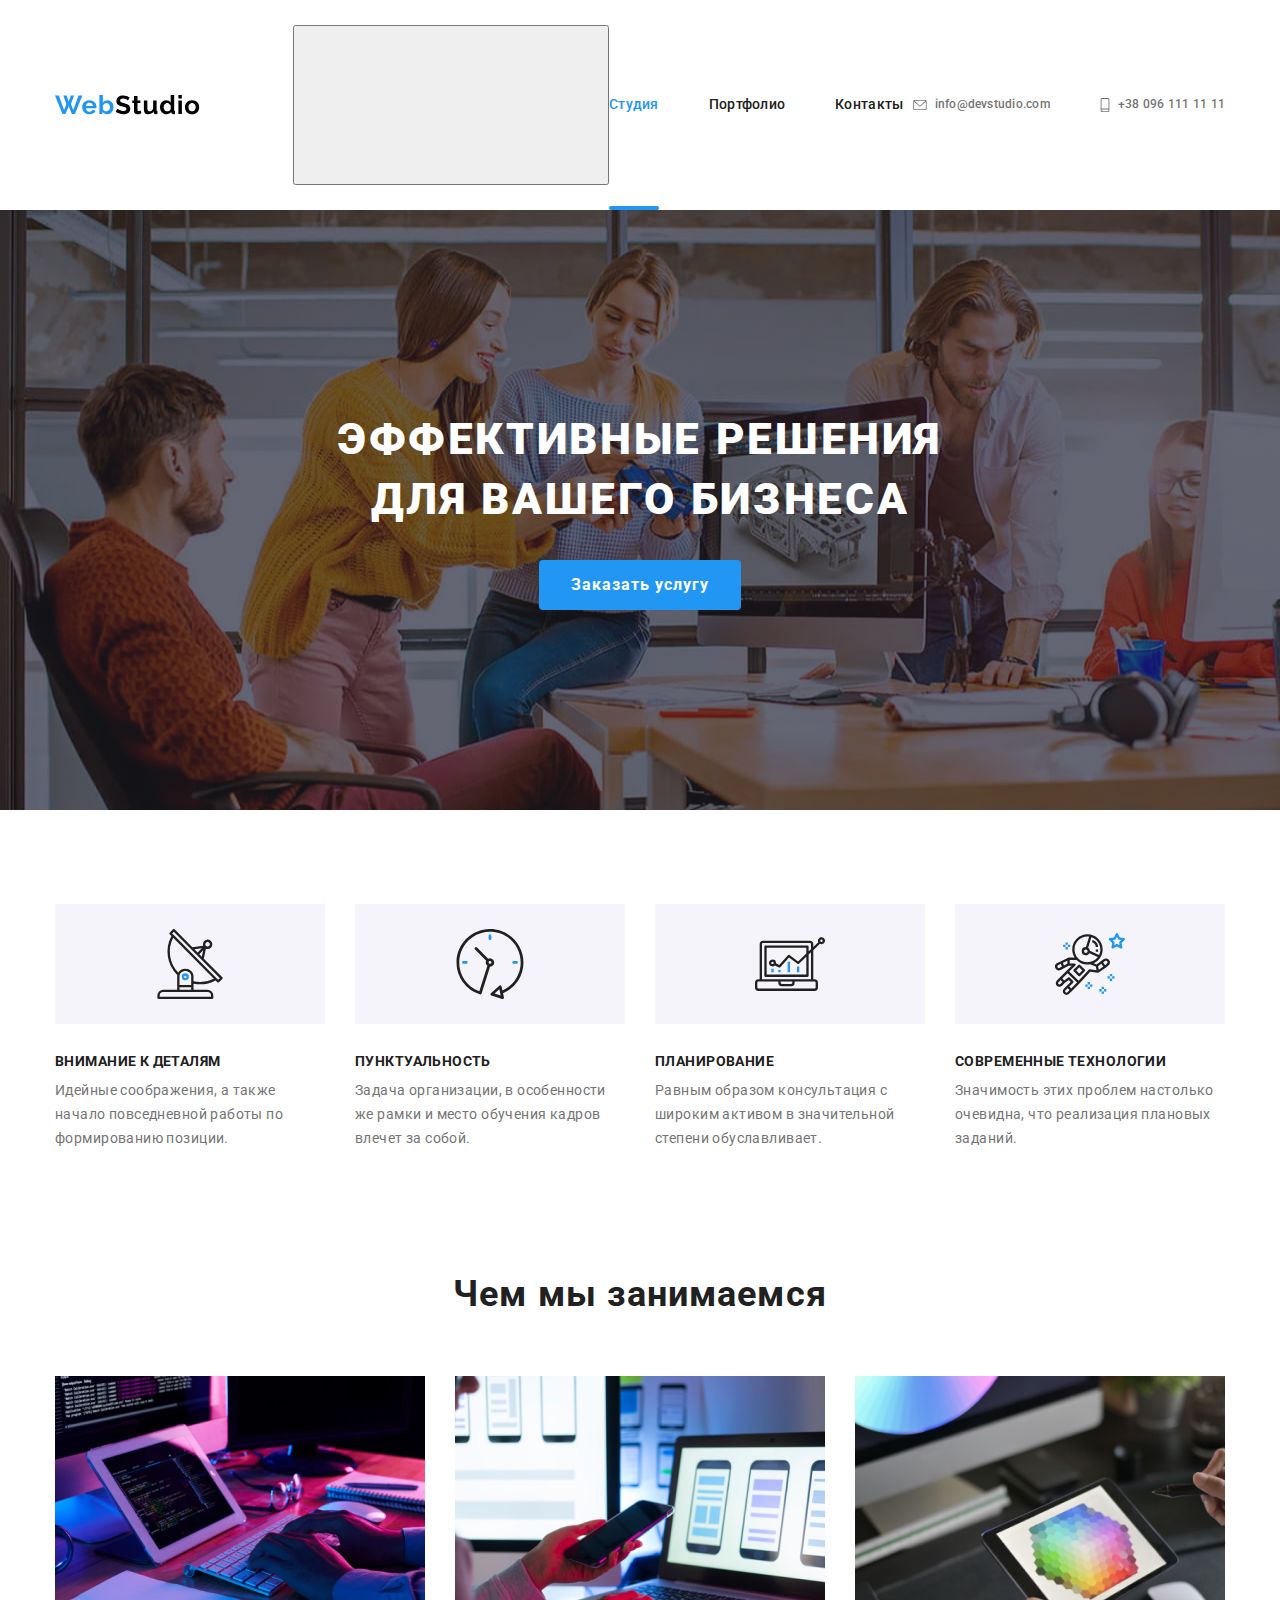
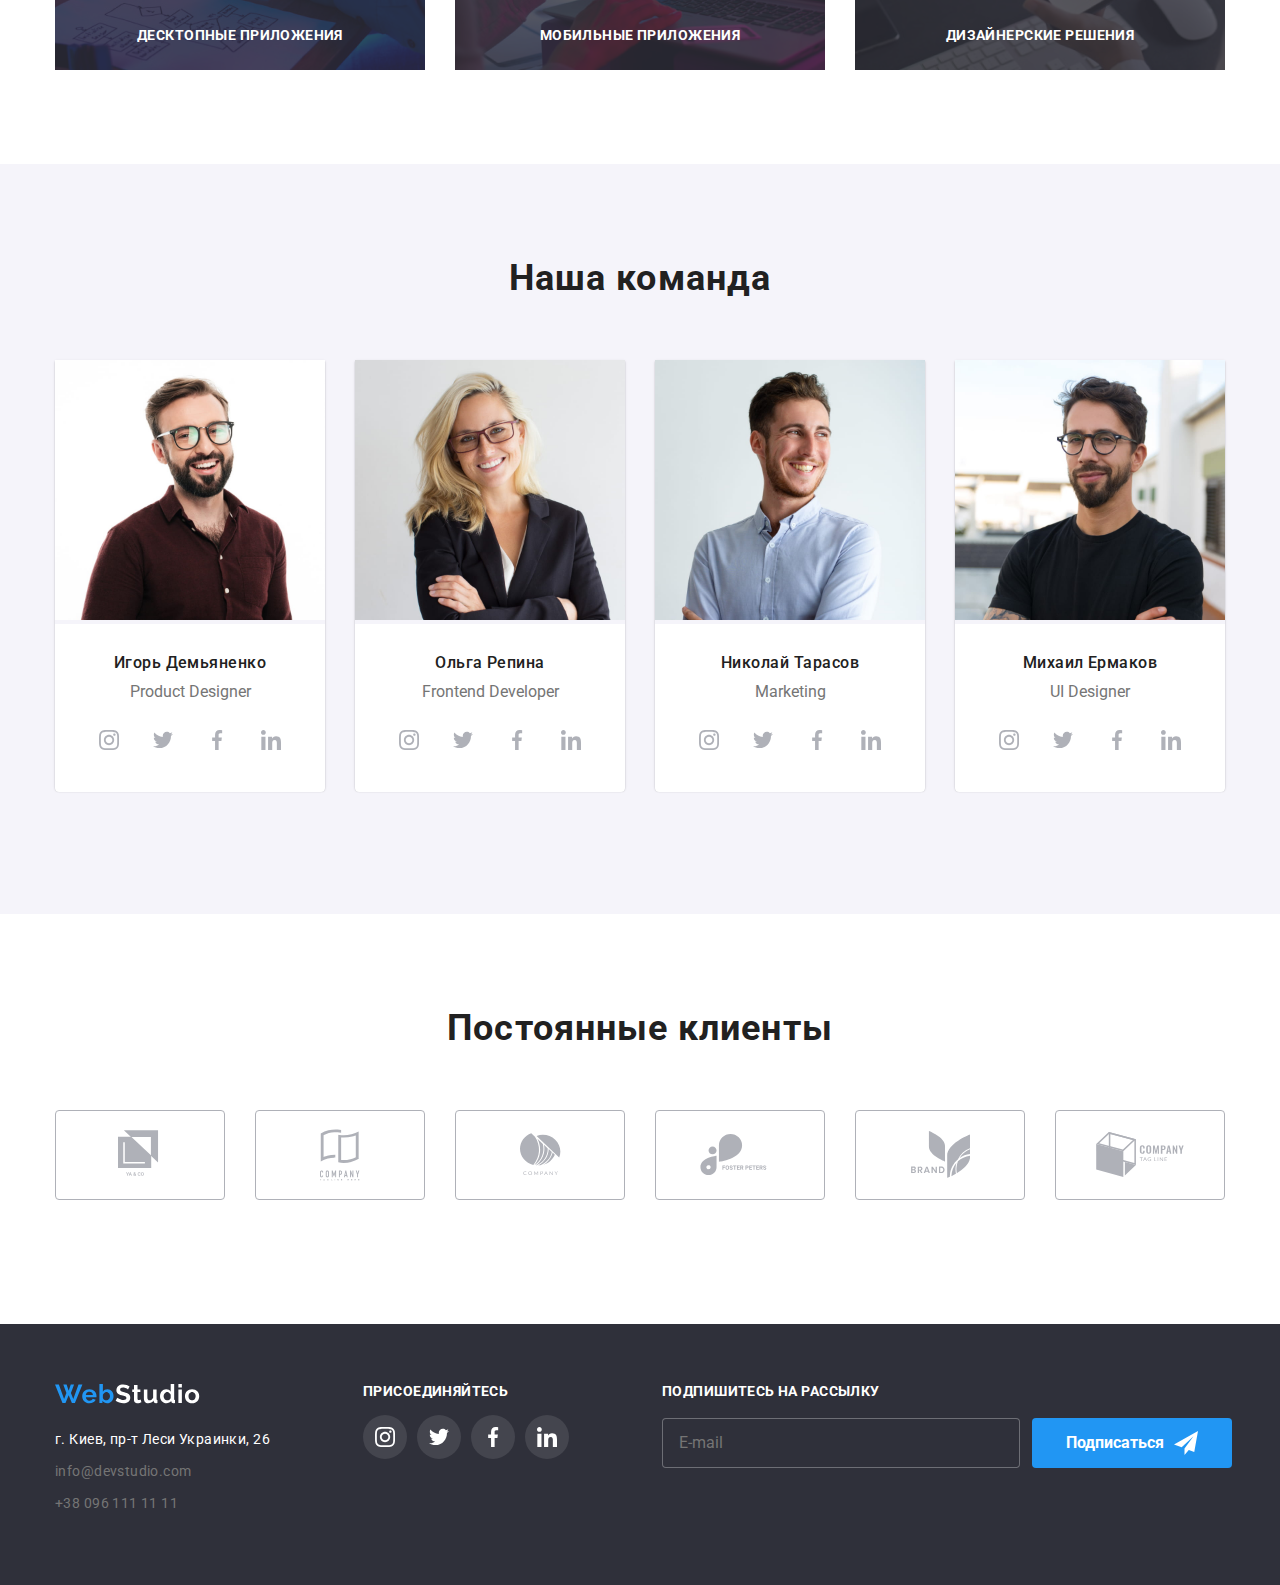
<file: index.html>
<!DOCTYPE html>
<html lang="ru">

<head>
  <meta charset="utf-8" />
  <meta name="viewport" content="width=device-width, initial-scale=1.0">
  <title>Web Studio</title>
  <link href="https://fonts.googleapis.com/css2?family=Raleway:wght@700&family=Roboto:wght@400;500;700;900&display=swap"
    rel="stylesheet">
  <link rel="stylesheet" href="https://cdnjs.cloudflare.com/ajax/libs/modern-normalize/0.7.0/modern-normalize.min.css">
  <!-- <link rel="stylesheet" href="./css/styles.css" /> -->
  <link rel="stylesheet" href="./css/main.min.css">
</head>

<body class="page">
  <header class="header">
    <div class="header__container container">
      <nav class="site-nav">

        <!-- Company logo -->
        <a href="/" class="logo header__logo-link link">
          <img src="./images/logo.svg" alt="logo" class="header__logo-img" />
          <!-- <span class="primary-logo">Web</span><span class="secondary-logo">Studio</span> -->
        </a>
        <button type="button">
          <svg>
            <use href=""></use>
          </svg>
        </button>
        <!-- Menu items -->
        <ul class="site-nav site-nav__list list">
          <li class="header__item site-nav__item"><a href="" class="site-nav__link link current">Студия</a></li>
          <li class="header__item site-nav__item"><a href="./portfolio.html" class="site-nav__link link">Портфолио</a></li>
          <li class="header__item site-nav__item"><a href="" class="site-nav__link link">Контакты</a></li>
        </ul>
      </nav>

      <!-- Contacts-->
      <ul class="contacts list">
        <li class="header__item contacts__item">

          <a href="mailto:info@devstudio.com" class="contacts__link link">

            <svg class="contacts__icon"  width="14px" height="10px">
              <use href="./images/svg-sprite.svg#envelope"></use>
            </svg>
            info@devstudio.com</a>
        </li>
        <li class="header__item contacts__item">
          <a href="tel:+380961111111" class="contacts__link link">
            <svg class="contacts__icon" width="10px" height="14px">
              <use href="./images/svg-sprite.svg#smartphone"></use>
            </svg>
            <span class="contacts__link-text">+38 096 111 11 11</span>
          </a>
        </li>
      </ul>
    </div>
  </header>

  <main>
    <!-- Hero -->
    <section class="hero section">
      <h1 class="hero__title">
        Эффективные решения<br />
        для вашего бизнеса
      </h1>
      <button data-modal-open="" class="button">Заказать услугу
      </button>
    </section>

    <!-- Features -->
    <section class="section">
      <div class="container">
        <!-- <h2 class="section-title">Наши преимущества</h2> -->
        <ul class="features list flexbox">
          <li class="features__item">
            <h3 class="features__title title">Внимание к деталям</h3>
            <p class="features__text">
              Идейные соображения, а также<br> начало повседневной работы по
              формированию позиции.
            </p>
          </li>
          <li class="features__item">
            <h3 class="features__title title">Пунктуальность</h3>
            <p class="features__text">
              Задача организации, в особенности же рамки и место обучения кадров
              влечет за собой.
            </p>
          </li>
          <li class="features__item">
            <h3 class="features__title title">Планирование</h3>
            <p class="features__text">
              Равным образом консультация с широким активом в значительной
              степени обуславливает.
            </p>
          </li>
          <li class="features__item">
            <h3 class="features__title title">Современные технологии</h3>
            <p class="features__text">
              Значимость этих проблем настолько очевидна, что реализация
              плановых заданий.
            </p>
          </li>
        </ul>
      </div>
    </section>

    <!-- Services -->
    <section class="section services__section no-padding">
      <div class="container">
        <h2 class="section-title services__title">Чем мы занимаемся</h2>
        <ul class="services list flexbox">
          <li class="services__item">
            <div class="services__thumb">
              <img src="./images/img1.png" alt="Услуга 1" width="370" />
              <p class="services__description">Десктопные приложения</p>
            </div>
          </li>
          <li class="services__item">
            <div class="services__thumb">
              <img src="./images/img2.png" alt="Услуга 2" width="370" />
              <p class="services__description">Мобильные приложения</p>
            </div>
          </li>
          <li class="services__item">
            <div class="services__thumb">
              <img src="./images/img3.png" alt="Услуга 3" width="370" />
              <p class="services__description">Дизайнерские решения</p>
            </div>
          </li>
        </ul>
      </div>
    </section>

    <!-- Team -->
    <section class="section team__section">
      <div class="container">
        <h2 class="section-title">Наша команда</h2>
        <ul class="team list">
          <li class="team__item">
            <img src="./images/team1.jpg" alt="Игорь Демьяненко фото" width="270" />
            <div class="team__description">
              <h3 class="team__title title">Игорь Демьяненко</h3>
              <p class="team__position">Product Designer</p>
              <ul class="social list flexbox">
                <li class="social__item">
                  <a href="" class="social__link">
                    <svg class="social__icon">
                      <use href="./images/svg-sprite.svg#instagram-2"></use>
                    </svg>
                  </a>
                </li>
                <li class="social__item">
                  <a href="" class="social__link">
                    <svg class="social__icon">
                      <use href="./images/svg-sprite.svg#twitter-1"></use>
                    </svg>
                  </a>
                </li>
                <li class="social__item">
                  <a href="" class="social__link">
                    <svg class="social__icon">
                      <use href="./images/svg-sprite.svg#facebook-1"></use>
                    </svg>
                  </a>
                </li>
                <li class="social__item">
                  <a href="" class="social__link">
                    <svg class="social__icon">
                      <use href="./images/svg-sprite.svg#linkedin-1"></use>
                    </svg>
                  </a>
                </li>
              </ul>
            </div>
          </li>

          <li class="team__item">
            <img src="./images/team2.jpg" alt="Ольга Репина фото" width="270" />
            <div class="team__description">
              <h3 class="team__title title">Ольга Репина</h3>
              <p class="team__position">Frontend Developer</p>
              <ul class="social list flexbox">
                <li class="social__item">
                  <a href="" class="social__link">
                    <svg class="social__icon">
                      <use href="./images/svg-sprite.svg#instagram-2"></use>
                    </svg>
                  </a>
                </li>
                <li class="social__item">
                  <a href="" class="social__link">
                    <svg class="social__icon">
                      <use href="./images/svg-sprite.svg#twitter-1"></use>
                    </svg>
                  </a>
                </li>
                <li class="social__item">
                  <a href="" class="social__link">
                    <svg class="social__icon">
                      <use href="./images/svg-sprite.svg#facebook-1"></use>
                    </svg>
                  </a>
                </li>
                <li class="social__item">
                  <a href="" class="social__link">
                    <svg class="social__icon">
                      <use href="./images/svg-sprite.svg#linkedin-1"></use>
                    </svg>
                  </a>
                </li>
              </ul>
            </div>
          </li>

          <li class="team__item">
            <img src="./images/team3.jpg" alt="Николай Тарасов" width="270" />
            <div class="team__description">
              <h3 class="team__title title">Николай Тарасов</h3>
              <p class="team__position">Marketing</p>
              <ul class="social list flexbox">
                <li class="social__item">
                  <a href="" class="social__link">
                    <svg class="social__icon">
                      <use href="./images/svg-sprite.svg#instagram-2"></use>
                    </svg>
                  </a>
                </li>
                <li class="social__item">
                  <a href="" class="social__link">
                    <svg class="social__icon">
                      <use href="./images/svg-sprite.svg#twitter-1"></use>
                    </svg>
                  </a>
                </li>
                <li class="social__item">
                  <a href="" class="social__link">
                    <svg class="social__icon">
                      <use href="./images/svg-sprite.svg#facebook-1"></use>
                    </svg>
                  </a>
                </li>
                <li class="social__item">
                  <a href="" class="social__link">
                    <svg class="social__icon">
                      <use href="./images/svg-sprite.svg#linkedin-1"></use>
                    </svg>
                  </a>
                </li>
              </ul>
            </div>
          </li>

          <li class="team__item">
            <img src="./images/team4.jpg" alt="" width="270" />
            <div class="team__description">
              <h3 class="team__title title">Михаил Ермаков</h3>
              <p class="team__position">UI Designer</p>
              <ul class="social list flexbox">
                <li class="social__item">
                  <a href="" class="social__link">
                    <svg class="social__icon">
                      <use href="./images/svg-sprite.svg#instagram-2"></use>
                    </svg>
                  </a>
                </li>
                <li class="social__item">
                  <a href="" class="social__link">
                    <svg class="social__icon">
                      <use href="./images/svg-sprite.svg#twitter-1"></use>
                    </svg>
                  </a>
                </li>
                <li class="social__item">
                  <a href="" class="social__link">
                    <svg class="social__icon">
                      <use href="./images/svg-sprite.svg#facebook-1"></use>
                    </svg>
                  </a>
                </li>
                <li class="social__item">
                  <a href="" class="social__link">
                    <svg class="social__icon">
                      <use href="./images/svg-sprite.svg#linkedin-1"></use>
                    </svg>
                  </a>
                </li>
              </ul>
            </div>
          </li>
        </ul>
      </div>
    </section>

    <!-- Clients -->
    <section class="section clients__section">
      <div class="container">
        <!-- ACHTUNG! -->
        <h2 class="section-title">Постоянные клиенты</h2>
        <ul class="clients list flexbox">
          <li class="clients__item">
            <a href="" class="clients__link">
              <svg class="clients__logo" width="44.27px" height="49.23px">
                <use href="./images/svg-sprite.svg#logo-1"></use>
              </svg>
            </a>
          </li>
          <li class="clients__item">
            <a href="" class="clients__link">
              <svg class="clients__logo" width="40px" height="52px">
                <use href="./images/svg-sprite.svg#logo-2"></use>
              </svg>
            </a>
          </li>
          <li class="clients__item">
            <a href="" class="clients__link">
              <svg class="clients__logo" width="41px" height="42.6px">
                <use href="./images/svg-sprite.svg#logo-3"></use>
              </svg>
            </a>
          </li>
          <li class="clients__item">
            <a href="" class="clients__link">
              <svg class="clients__logo" width="79.66px" height="42.02px">
                <use href="./images/svg-sprite.svg#logo-4"></use>
              </svg>
            </a>
          </li>
          <li class="clients__item">
            <a href="" class="clients__link">
              <svg class="clients__logo" width="59px" height="47px">
                <use href="./images/svg-sprite.svg#logo-5"></use>
              </svg>
            </a>
          </li>
          <li class="clients__item">
            <a href="" class="clients__link">
              <svg class="clients__logo" width="88.48px" height="45.44px">
                <use href="./images/svg-sprite.svg#logo-6"></use>
              </svg>
            </a>
          </li>
        </ul>
      </div>
    </section>
  </main>

  <!-- Footer -->
  <footer class="footer section">
    <div class="container footer__container">
      <div class="footer__unit">
        <a href="/" class="logo link">
          <img src="./images/footer-logo.svg" alt="logo" />
          <!-- <span class="primary-logo">Web</span><span class="secondary-logo">Studio</span> -->
        </a>
        <address class="address">
          <p class="address__item">г. Киев, пр-т Леси Украинки, 26</p>
          <a href="mailto:info@devstudio.com" class="address__item link">info@devstudio.com</a>
          <a href="tel:+380961111111" class="address__item link">+38 096 111 11 11</a>
        </address>
      </div>

      <div class="footer__unit">
        <p class="footer__title">присоединяйтесь</p>
        <ul class="social list flexbox">
          <li class="social__item">
            <a href="" class="social__link">
              <svg class="social__icon">
                <use href="./images/svg-sprite.svg#instagram-2"></use>
              </svg>
            </a>
          </li>
          <li class="social__item">
            <a href="" class="social__link">
              <svg class="social__icon">
                <use href="./images/svg-sprite.svg#twitter-1"></use>
              </svg>
            </a>
          </li>
          <li class="social__item">
            <a href="" class="social__link">
              <svg class="social__icon">
                <use href="./images/svg-sprite.svg#facebook-1"></use>
              </svg>
            </a>
          </li>
          <li class="social__item">
            <a href="" class="social__link">
              <svg class="social__icon">
                <use href="./images/svg-sprite.svg#linkedin-1"></use>
              </svg>
            </a>
          </li>
        </ul>
      </div>

      <div class="footer__unit">
        <form action="#" class="footer__form">
          <!-- <label for="mail" class="footer__title">Подпишитесь на рассылку </label> -->
          <p class="footer__title">Подпишитесь на рассылку</p>
          <div class="footer__form-field">
            <input type="email" name="mail" id="mail" class="footer__form-input" placeholder="E-mail">
            <button type="submit" class="footer__button">
              <span class="footer__button-container">
                <span class="footer__button-text">Подписаться</span>
                <svg class="footer__button-icon">
                  <use href="./images/svg-sprite.svg#send"></use>
                </svg>
              </span>
            </button>
          </div>
        </form>
      </div>
    </div>
  </footer>

  <!-- Modal -->
  <div class="backdrop is-hidden" data-modal="">
    <div class="modal">
      <button data-modal-close="" class="modal__button-close">
        <svg class="modal__button-icon">
          <use href="./images/svg-sprite.svg#close"></use>
        </svg>
      </button>

      <p class="modal__title">Оставьте свои данные, мы вам перезвоним</p>

      <form action="#" class="form">
        <div class="form__field">
          <label for="name" class="form__label">Имя</label>
          <div class="input__container">
            <input type="text" name="name" id="name" class="form__input">
            <svg class="input__icon" style="width: 12px; height: 12px;">
              <use href="./images/svg-sprite.svg#name-icon"></use>
            </svg>
          </div>
        </div>

        <div class="form__field">
          <label for="tel" class="form__label">Телефон</label>
          <div class="input__container">
            <input type="tel" name="tel" id="tel" class="form__input">
            <svg class="input__icon" style="width: 13px; height: 13px;">
              <use href="./images/svg-sprite.svg#phone-icon"></use>
            </svg>
          </div>
        </div>

        <div class="form__field">
          <label for="email" class="form__label">Почта</label>
          <div class="input__container">
            <input type="email" name="email" id="email" class="form__input">
            <svg class="input__icon" style="width: 15px; height: 12px;">
              <use href="./images/svg-sprite.svg#mail-icon"></use>
            </svg>
          </div>
        </div>

        <div class="form__field form__field-comment">
          <label for="comment" class="form__label">Комментарий</label>
          <textarea name="comment" id="comment" rows="7" placeholder="Введите текст" class="form__comment"></textarea>
        </div>

        <div class="form__field form__field-policy">

          <!-- <label for="policy" class="form__label form__label-policy">
            <input type="checkbox" name="policy" id="policy" class="form__field-checkbox">
            <span class="checkbox__icon">
            </span>
            Соглашаюсь с рассылкой и принимаю
            <a href="" class="form__link">Условия договора</a>
          </label> -->

          <input type="checkbox" name="policy" id="policy" class="form__field-checkbox">
          <span class="checkbox__icon"></span>
          <label for="policy" class="form__label form__label-policy">
            Соглашаюсь с рассылкой и принимаю</label>
          <a href="" class="form__link"> Условия договора</a>
        </div>

        <div class="form__field form__field-button">
          <button type="submit" class="form__button">Отправить</button>
        </div>
      </form>

    </div>
  </div>

  <script src="./js/modal.js "></script>
</body>

</html>
</file>
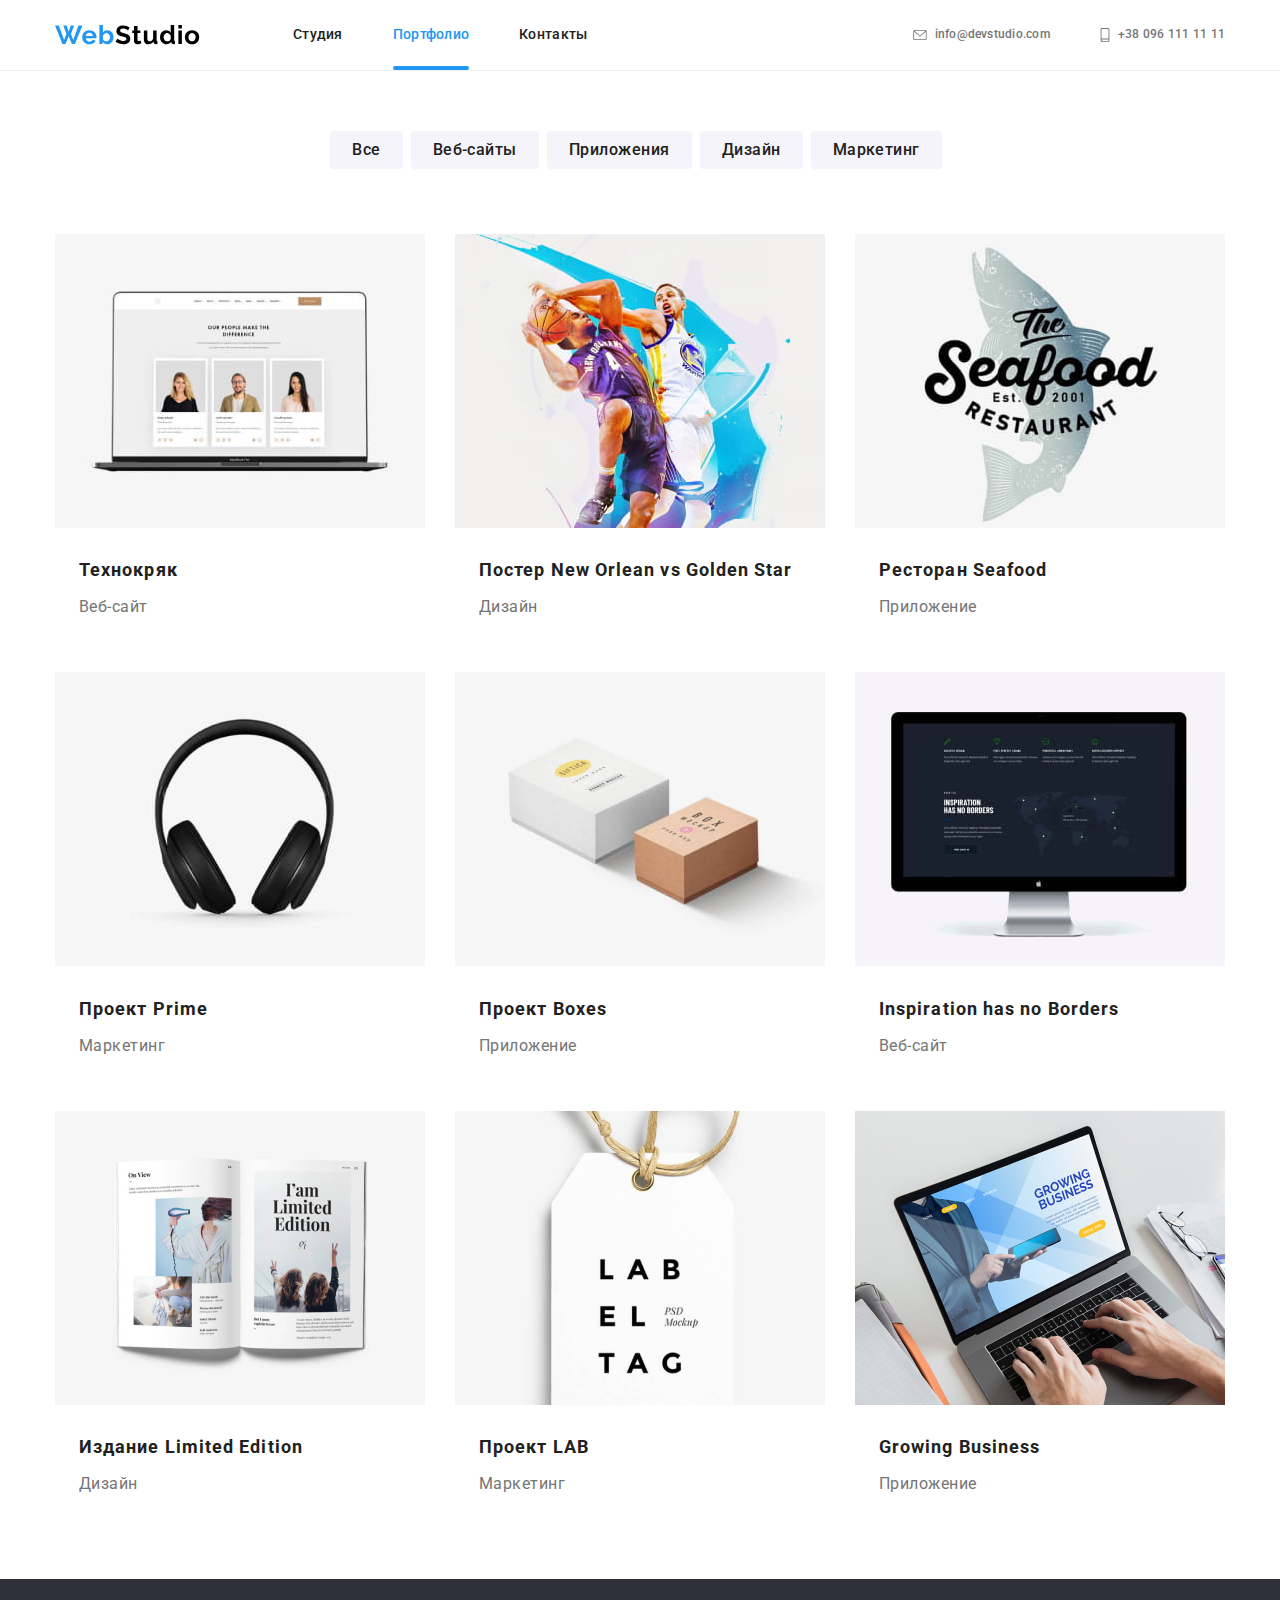
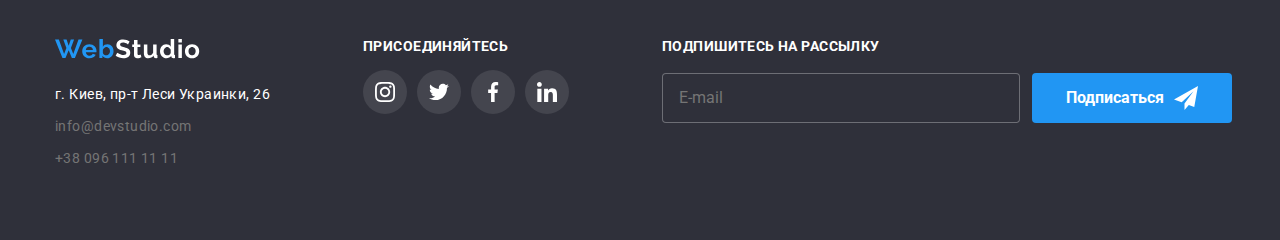
<file: portfolio.html>
<!DOCTYPE html>
<html lang="ru">

<head>
  <meta charset="utf-8" />
  <meta name="viewport" content="width=device-width, initial-scale=1.0">
  <link href="https://fonts.googleapis.com/css2?family=Raleway:wght@700&family=Roboto:wght@400;500;700;900&display=swap"
    rel="stylesheet">
  <link rel="stylesheet" href="https://cdnjs.cloudflare.com/ajax/libs/modern-normalize/0.7.0/modern-normalize.min.css">
  <!-- <link rel="stylesheet" href="./css/styles.css" /> -->
  <link rel="stylesheet" href="./css/main.min.css">
  <title>Portfolio</title>
</head>

<body class="page">
  <!--  ACHTUNG!  -->
  <header class="header secondary-header">
    <div class="header__container container">
      <nav class="site-nav">

        <!-- Company logo -->
        <a href="/" class="logo header__logo-link link">
          <img src="./images/logo.svg" alt="logo" class="header__logo-img" />
          <!-- <span class="primary-logo">Web</span><span class="secondary-logo">Studio</span> -->
        </a>
        <!-- Menu items -->
        <ul class="site-nav site-nav__list list">
          <li class="header__item site-nav__item"><a href="./index.html" class="site-nav__link link">Студия</a></li>
          <li class="header__item site-nav__item"><a href="./portfolio.html" class="site-nav__link link current">Портфолио</a></li>
          <li class="header__item site-nav__item"><a href="" class="site-nav__link link">Контакты</a></li>
        </ul>
      </nav>

      <!-- Contacts-->
      <ul class="contacts list">
        <li class="header__item contacts__item">

          <a href="mailto:info@devstudio.com" class="contacts__link link">

            <svg class="contacts__icon"  width="14px" height="10px">
              <use href="./images/svg-sprite.svg#envelope"></use>
            </svg>
            info@devstudio.com</a>
        </li>
        <li class="header__item contacts__item">
          <a href="tel:+380961111111" class="contacts__link link">
            <svg class="contacts__icon" width="10px" height="14px">
              <use href="./images/svg-sprite.svg#smartphone"></use>
            </svg>
            <span class="contacts__link-text">+38 096 111 11 11</span>
          </a>
        </li>
      </ul>
    </div>
  </header>
  <main>
    <!-- <h1>Страница portfolio</h1> -->

    <section class="section portfolio__section">
      <div class="container">
        <ul class="filter list flexbox">
          <li class="filter__item"><button type="button" class="filter__button">Все</button></li>
          <li class="filter__item"><button type="button" class="filter__button">Веб-сайты</button></li>
          <li class="filter__item"><button type="button" class="filter__button">Приложения</button></li>
          <li class="filter__item"><button type="button" class="filter__button">Дизайн</button></li>
          <li class="filter__item"><button type="button" class="filter__button">Маркетинг</button></li>
        </ul>
      </div>

      <div class="container">
        <ul class="portfolio list">
          <li class="portfolio__item">
            <a href="" class="portfolio__link">
              <div class="portfolio__thumb">
                <img src="./images/portfolio1.jpg" alt="Технокряк" width="370" />
                <p class="overlay-text">Технокряк это современная площадка распространения коронавируса. Компании
                  используют эту платформу
                  для цифрового
                  шпионажа и атак на защищённые сервера конкурентов.</p>
              </div>
              <div class="portfolio__description">
                <h2 class="portfolio__title">Технокряк</h2>
                <p class="portfolio__text">Веб-сайт</p>
              </div>
            </a>
          </li>

          <li class="portfolio__item">
            <a href="" class="portfolio__link">
              <div class="portfolio__thumb">
                <img src="./images/portfolio2.jpg" alt="Постер New Orlean vs Golden Star" width="370" />
                <p class="overlay-text">Технокряк это современная площадка распространения коронавируса. Компании
                  используют эту платформу
                  для цифрового
                  шпионажа и атак на защищённые сервера конкурентов.</p>
              </div>
              <div class="portfolio__description">
                <h2 class="portfolio__title">Постер New Orlean vs Golden Star</h2>
                <p class="portfolio__text">Дизайн</p>
              </div>
            </a>
          </li>

          <li class="portfolio__item">
            <a href="" class="portfolio__link">
              <div class="portfolio__thumb">
                <img src="./images/portfolio3.jpg" alt="Ресторан Seafood" width="370" />
                <p class="overlay-text">Технокряк это современная площадка распространения коронавируса. Компании
                  используют эту платформу
                  для цифрового
                  шпионажа и атак на защищённые сервера конкурентов.</p>
              </div>
              <div class="portfolio__description">
                <h2 class="portfolio__title">Ресторан Seafood</h2>
                <p class="portfolio__text">Приложение</p>
              </div>
            </a>

          </li>

          <li class="portfolio__item">
            <a href="" class="portfolio__link">
              <div class="portfolio__thumb">
                <img src="./images/portfolio4.jpg" alt="Проект Prime" width="370" />
                <p class="overlay-text">Технокряк это современная площадка распространения коронавируса. Компании
                  используют эту платформу
                  для цифрового
                  шпионажа и атак на защищённые сервера конкурентов.</p>
              </div>
              <div class="portfolio__description">
                <h2 class="portfolio__title">Проект Prime</h2>
                <p class="portfolio__text">Маркетинг</p>
              </div>
            </a>
          </li>

          <li class="portfolio__item">
            <a href="" class="portfolio__link">
              <div class="portfolio__thumb">
                <img src="./images/portfolio5.jpg" alt="Проект Boxes" width="370" />
                <p class="overlay-text">Технокряк это современная площадка распространения коронавируса. Компании
                  используют эту платформу
                  для цифрового
                  шпионажа и атак на защищённые сервера конкурентов.</p>
              </div>
              <div class="portfolio__description">
                <h2 class="portfolio__title">Проект Boxes</h2>
                <p class="portfolio__text">Приложение</p>
              </div>
            </a>
          </li>

          <li class="portfolio__item">
            <a href="" class="portfolio__link">
              <div class="portfolio__thumb">
                <img src="./images/portfolio6.jpg" alt="Inspiration has no Borders" width="370" />
                <p class="overlay-text">Технокряк это современная площадка распространения коронавируса. Компании
                  используют эту платформу
                  для цифрового
                  шпионажа и атак на защищённые сервера конкурентов.</p>
              </div>
              <div class="portfolio__description">
                <h2 class="portfolio__title">Inspiration has no Borders</h2>
                <p class="portfolio__text">Веб-сайт</p>
              </div>
            </a>
          </li>

          <li class="portfolio__item">
            <a href="" class="portfolio__link">
              <div class="portfolio__thumb">
                <img src="./images/portfolio7.jpg" alt="Издание Limited Edition" width="370" />
                <p class="overlay-text">Технокряк это современная площадка распространения коронавируса. Компании
                  используют эту платформу
                  для цифрового
                  шпионажа и атак на защищённые сервера конкурентов.</p>
              </div>
              <div class="portfolio__description">
                <h2 class="portfolio__title">Издание Limited Edition</h2>
                <p class="portfolio__text">Дизайн</p>
              </div>
            </a>
          </li>

          <li class="portfolio__item">
            <a href="" class="portfolio__link">
              <div class="portfolio__thumb">
                <img src="./images/portfolio8.jpg" alt="Проект LAB" width="370" />
                <p class="overlay-text">Технокряк это современная площадка распространения коронавируса. Компании
                  используют эту платформу
                  для цифрового
                  шпионажа и атак на защищённые сервера конкурентов.</p>
              </div>
              <div class="portfolio__description">
                <h2 class="portfolio__title">Проект LAB</h2>
                <p class="portfolio__text">Маркетинг</p>
              </div>
            </a>
          </li>

          <li class="portfolio__item">
            <a href="" class="portfolio__link">
              <div class="portfolio__thumb">
                <img src="./images/portfolio9.jpg" alt="Growing Business" width="370" />
                <p class="overlay-text">Технокряк это современная площадка распространения коронавируса. Компании
                  используют эту платформу
                  для цифрового
                  шпионажа и атак на защищённые сервера конкурентов.</p>
              </div>
              <div class="portfolio__description">
                <h2 class="portfolio__title">Growing Business</h2>
                <p class="portfolio__text">Приложение</p>
              </div>
            </a>
          </li>
        </ul>
      </div>
    </section>
  </main>

  <!-- Footer -->
  <footer class="footer section">
    <div class="container footer__container">
      <div class="footer__unit">
        <a href="/" class="logo link">
          <img src="./images/footer-logo.svg" alt="logo" />
          <!-- <span class="primary-logo">Web</span><span class="secondary-logo">Studio</span> -->
        </a>
        <address class="address">
          <p class="address__item">г. Киев, пр-т Леси Украинки, 26</p>
          <a href="mailto:info@devstudio.com" class="address__item link">info@devstudio.com</a>
          <a href="tel:+380961111111" class="address__item link">+38 096 111 11 11</a>
        </address>
      </div>

      <div class="footer__unit">
        <p class="footer__title">присоединяйтесь</p>
        <ul class="social list flexbox">
          <li class="social__item">
            <a href="" class="social__link">
              <svg class="social__icon">
                <use href="./images/svg-sprite.svg#instagram-2"></use>
              </svg>
            </a>
          </li>
          <li class="social__item">
            <a href="" class="social__link">
              <svg class="social__icon">
                <use href="./images/svg-sprite.svg#twitter-1"></use>
              </svg>
            </a>
          </li>
          <li class="social__item">
            <a href="" class="social__link">
              <svg class="social__icon">
                <use href="./images/svg-sprite.svg#facebook-1"></use>
              </svg>
            </a>
          </li>
          <li class="social__item">
            <a href="" class="social__link">
              <svg class="social__icon">
                <use href="./images/svg-sprite.svg#linkedin-1"></use>
              </svg>
            </a>
          </li>
        </ul>
      </div>

      <div class="footer__unit">
        <form action="#" class="footer__form">
          <!-- <label for="mail" class="footer__title">Подпишитесь на рассылку </label> -->
          <p class="footer__title">Подпишитесь на рассылку</p>
          <div class="footer__form-field">
            <input type="email" name="mail" id="mail" class="footer__form-input" placeholder="E-mail">
            <button type="submit" class="footer__button">
              <span class="footer__button-container">
                <span class="footer__button-text">Подписаться</span>
                <svg class="footer__button-icon">
                  <use href="./images/svg-sprite.svg#send"></use>
                </svg>
              </span>
            </button>
          </div>
        </form>
      </div>
    </div>
  </footer>
</body>

</html>
</file>
<file: css/styles.css>
:root {
  --primary-text-color: #757575;
  --title-text-color: #212121;
  --accent-color: #2196f3;
  --white-color: #ffffff;
  --black-color: #000000;
  --secondary-background-color: #F5F4FA;
  --footer-color: #2F303A;
  --border-color: #ECECEC;
  --hero-bg-color: #C4C4C4;
  --hero-gradient-color: rgba(47, 48, 58, 0.4);
  --box-shadow-primary: rgba(0, 0, 0, 0.12);
  --box-shadow-secondary: rgba(0, 0, 0, 0.14);
  --box-shadow-additional:  rgba(0, 0, 0, 0.2);
  --box-shadow-alternative:  rgba(0, 0, 0, 0.06);
  --box-shadow-extra: rgba(0, 0, 0, 0.16);
  --box-shadow-plus: rgba(0, 0, 0, 0.1); 
  --box-shadow-light: rgba(0, 0, 0, 0.08);
  --box-shadow-form-button:rgba(0, 0, 0, 0.15);
  --primary-icon-color: #AFB1B8;
  --footer-social-background: rgba(255, 255, 255, 0.1);
  --services-overlay-color: rgba(47, 48, 58, 0.8);
  --backdrop-color: rgba(0, 0, 0, 0.2);
  --form-outline-color: rgba(33, 33, 33, 0.2);
  --footer-form-outline: rgba(255, 255, 255, 0.3); 
}

.page {
  color: var(--primary-text-color);
  background-color: var(--white-color);

  font-family: Roboto, sans-serif;

  margin: 0;
}

/* Section */
.section {
  padding-top: 94px;
  padding-bottom: 94px;
}

.no-padding {
  padding-top: 0;
  padding-bottom: 94px;
}

.section-title {
  /* h2 */
  color: var(--title-text-color);
  margin-top: 0;
  margin-bottom: 60px;
  font-weight: 700;
  font-size: 36px;
  line-height: 1.16;
  text-align: center;
  letter-spacing: 0.03em;
}

/* Container */
.container {
  padding-left: 15px;
  padding-right: 15px;
  margin-left: auto;
  margin-right: auto;
  width: 1200px;
}

.list {
  padding: 0;
  margin: 0;
  list-style: none;
}

.link {
  text-decoration: none;
}

/* Button */
/* .button {
  border-style: none;
  padding: 0;
} */

.button {
  display: inline-block;
  border-radius: 4px;
  padding: 10px 32px; 
 
  color: var(--white-color);
  background-color: var(--accent-color);

  font-family: inherit;
  font-weight: 700;
  font-size: 16px;
  line-height: 1.87;
  letter-spacing: 0.06em;

  text-decoration: none;
  text-align: center;

  border-style: none;
  border-color: none;
  outline: none;
  border-image: none;
}

.logo {
  margin-right: 93px;
}
/* .logo {
  font-family: Raleway;
  font-style: normal;
  font-weight: 700;
  font-size: 26px;
  line-height: 1.19;
  letter-spacing: 0.03em;

  text-decoration: none;

  color: var(--accent-color);
} */

/* .primary-logo {
  color: var(--accent-color);
}

.secondary.logo {
  color: var(--black-color);
}

.logo.link:visited {
  text-decoration: none;
  color: var(--black-color);
} */

/* .footer .logo.link:visited {
  text-decoration: none;
  color: var(--white-color);
} */


/* Header*/
.header {
  padding-top: 25px;
  padding-bottom: 25px;
}

/*  ACHTUNG!  */
.secondary-header {
  border-bottom: 1px solid var(--border-color);
}

.header__container {
  display: flex;
  justify-content: flex-end;

  align-items: center;  
}

.header__logo-link {
  display: inline-flex;
  align-items: center;
}


.header__item {
  display: flex;
}

.header__item:not(:last-child) {

  margin-right: 50px;
}

.site-nav__link {
  position: relative;

  display: block;
  height: 100%;
}

.site-nav__link.current::after {
  content: "";

  position: absolute;
  /* top: 100%; */
  left: 0;
  bottom: -25px;

  width: 100%;
  height: 4px;
  border-radius: 2px;

  background-color: var(--accent-color);
}

/* Альтернатива */
/* .header__item:last-child {
  margin-right: 0;
} */

/* Селектор соседа
задает левый отступ всем, кроме первого */
/* .header__item + .header__item {
  margin-left: 50px;
} */

/* ПОЧЕМУ НЕ РАБОТАЕТ??? */
/* .header__item:not(:last-child) {
  margin-right: 50px;
} */

.site-nav {
  display: flex;
  margin-right: auto;
}

.contacts {
  display: flex;
}

.site-nav__link {
  display: inline-flex;
  align-items: center;

  color: var(--title-text-color);

  font-weight: 500;
  font-size: 14px;
  line-height: 1.14;
  letter-spacing: 0.02em;

  transition-property: color;
  transition-duration: 250ms;
  transition-timing-function: cubic-bezier(0.4, 0, 0.2, 1);
  }

.site-nav__link.current {
  color: var(--accent-color);

  font-weight: 500;
  font-size: 14px;
  line-height: 1.14;
  letter-spacing: 0.02em;
}

.contacts__link {
  display: inline-flex;
  align-items: center;

  font-size: 14px;
  line-height: 1.14;
  letter-spacing: 0.02em;
  font-weight: 500;
  color: var(--primary-text-color);

  transition-property: color;
  transition-duration: 250ms;
  transition-timing-function: cubic-bezier(0.4, 0, 0.2, 1);
}

.site-nav__link:hover,
.contacts__link:hover,
.site-nav__link:focus,
.contacts__link:focus,
.address__item.link:hover,
.address__item.link:focus {
  color: var(--accent-color);
}

/* Увел. высоту ссылок, чтоб расшир. область ховера */
.site-nav__link,
.contacts__link {
  display: inline-flex;
  align-items: center;

  padding-top: 15px;
  padding-bottom: 15px;

  transition-property: color;
  transition-duration: 250ms;
  transition-timing-function: cubic-bezier(0.4, 0, 0.2, 1);
}

.contacts__icon {
  display: inline-flex;
  align-items: center;
  justify-content: center;

  width: 16px;
  height: 12px;
  margin-right: 10px;

  fill: var(--primary-text-color);

  transition-property: fill;
  transition-duration: 250ms;
  transition-timing-function: cubic-bezier(0.4, 0, 0.2, 1);
}

/* ЗАПОМНИТЬ!!!! ХОВЕР ссылка + иконка*/
.contacts__link:hover .contacts__icon,
.contacts__link:focus .contacts__icon {
  fill: var(--accent-color);
}

/* Footer */
.footer {
  background-color: var(--footer-color);

  padding-top: 60px;
  padding-bottom: 60px;
}

.address {
  margin-top: 20px;
  /* padding-top: 20px; */
}

.address__item {
  display: block;
  
  margin-bottom: 9px;

  font-style: normal;
  font-size: 14px;
  line-height: 1.71;
  letter-spacing: 0.03em;

  color: var(--white-color);
}

/* ACHTUNG! Что с этим делать?? задавать 3 класса? */
.address__item.link {
  font-style: normal;
  color: var(--primary-text-color);

  transition-property: color;
  transition-duration: 250ms;
  transition-timing-function: cubic-bezier(0.4, 0, 0.2, 1);
} 

.footer__unit:nth-child(1) {
  margin-right: 70px;
}

.footer__unit:nth-child(2) {
  margin-right: 93px;
}

.footer__title {
  margin-top: 0;
  margin-bottom: 20px;

  font-weight: bold;
  font-size: 14px;
  line-height: 16px;
  letter-spacing: 0.03em;
  text-transform: uppercase;

  color: var(--white-color);
}

.social__item {
  width: 44px;
  height: 44px;
  border-radius: 50%;
}

.social__link {
  display: block;
}

.footer .social__link {
  width: 44px;
  height: 44px;
  padding: 12px;
  border-radius: 50%;

  background-color: var(--footer-social-background);
}

.footer .social__icon {
  width: 20px;
  height: 20px;

  fill: var(--white-color);
}

.footer__form-field {
 display: flex;

 margin-top: 20px;
}

.footer__form-input {
  width: 358px;
  height: 50px;
  margin-right: 12px;
  padding: 15px 16px;

  border: 1px solid var(--footer-form-outline);
  border-radius: 4px;

  background-color: var(--footer-color);
  color: var(--white-color);
}

.footer__button {
  position: relative;
  width: 200px;
  height: 50px;

  background-color: var(--accent-color);
  box-shadow: 0px 4px 4px var( --box-shadow-form-button);
  border-radius: 4px; 

  border-style: none;
}

.footer__button:focus,
.footer__button:active {
  border-style: none;
}

.footer__button-container {
  position: absolute;
  top: 50%;
  left: 50%;
  transform: translate(-50%, -50%);

  display: flex;
  align-items: center;
  justify-content: center;
  
  height: 24px;
  margin: 0;

}

.footer__button-text {
  margin: 0 10px 0 0;

  color: var(--white-color);
  font-weight: 700;
  font-size: 16px;
  line-height: 1.87;
}

.footer__button-icon {
  display: block;
  
  width: 24px;
  height: 24px;

  fill: var(--white-color);
}


/* Hero */
.hero {
  max-width: 1600px;
  margin: auto;
  text-align: center;

  margin-top: 0;
  margin-bottom: 0;

  padding-top: 200px;
  padding-bottom: 200px;

  background-color: var(--hero-bg-color);
  background-image: linear-gradient(to right, var(--hero-gradient-color), var(--hero-gradient-color)),
  url(../images/hero-img.jpg);
  background-repeat: no-repeat;
  background-size: cover;
}

.hero__title {
  margin-top: 0;
  margin-bottom: 30px;
  color: var(--white-color);

  font-family: Roboto, sans-serif;
  font-style: normal;
  font-weight: 700;
  font-size: 44px;
  line-height: 1.36;
  letter-spacing: 0.06em;
  text-transform: uppercase;
}

/* Features */
.features {
width: calc((100% - 90px) / 4);
}

.features__item {
  text-align: left;
  width: 270px;
}

.features__item:not(:last-child),
.services__item:not(:last-child),
.team__item:not(:last-child) {
  margin-right: 30px;
}

.features__title {
  /* h3 */
  margin-top: 0;
  margin-bottom: 10px;

  color: var(--title-text-color);

  font-weight: 700;
  font-size: 14px;
  line-height: 1.14;
  letter-spacing: 0.03em;
  text-transform: uppercase;
}

.features__item::before {
  content: "";
  display: block;
 background-position: 50% 50%;
  
  width: 270px;
  height: 120px;
  margin-bottom: 30px;

  background-color: var(--secondary-background-color);
  background-repeat: no-repeat;
}

.features__item:nth-child(1)::before {
  content: "";
  background-image: url(../images/antenna1.svg);
}

.features__item:nth-child(2)::before {
  content: "";
  background-image: url(../images/clock1.svg);
}

.features__item:nth-child(3)::before {
  content: "";
  background-image: url(../images/diagram1.svg);
}

.features__item:nth-child(4)::before {
  content: "";
  background-image: url(../images/astronaut1.svg);
}

.features__text {
  margin-top: 0;
  margin-bottom: 0;

  font-size: 14px;
  line-height: 1.71;
  letter-spacing: 0.03em;
}
 
/* Services */
.services {
  width: calc((100% - 60px) / 3);
}

.services__item {
  width: 370px;
  height: 294px;
}

.services__thumb {
  position: relative;
  width: 100%;
  height: 100%;
}

.services__thumb::before {
  content: "";

  position: absolute;
  bottom: 0;
  left: 0; 

  display: inline-block;

  width: 100%;
  height: 70px;

  background-color: var(--services-overlay-color);
  opacity: 1;
}

.services__description {
  position: absolute;
  bottom: 27px;
  left: 0;

  width: 100%;
  margin: 0;

  font-style: normal;
  font-weight: 700;
  font-size: 14px;
  line-height: 16px;
  text-align: center;
  letter-spacing: 0.03em;
  text-transform: uppercase;
  color: var(--white-color);
}

/* Team*/
.team__item {
  width: 270px;
  border-radius: 0px 0px 4px 4px;

  text-align: center;

  box-shadow: 
  0px 1px 3px var(--box-shadow-primary), 
  0px 1px 1px var(--box-shadow-secondary), 
  0px 2px 1px var(--box-shadow-additional);
}

.team__title {
  margin-top: 0;
  margin-bottom: 10px;

  color: var(--title-text-color);

  font-weight: 500;
  font-size: 16px;
  line-height: 1.18;
  letter-spacing: 0.03em;
}



.team__description {
  padding-top: 30px;
  padding-bottom: 30px;

  border-radius: 0px 0px 4px 4px;

  background-color: var(--white-color);
}

.team__position {
  margin-top: 0;
  margin-bottom: 16px;
}

.social {
  display: flex;
  align-items: center;
  justify-content: center;

  /* max-width: 206px; */
  margin: auto;
}

/* .social__item, */
.social__link {
  display: flex;
  align-items: center;
  justify-content: center;
  width: 44px;
  height: 44px;
  border-radius: 50%;

  transition-property: background-color;
  transition-duration: 250ms;
  transition-timing-function: cubic-bezier(0.4, 0, 0.2, 1);
}

.social__item:not(:last-child) {
  margin-right: 10px;
}

.social__icon {
  width: 20px;
  height: 20px;
  margin: 0;

  fill: var(--primary-icon-color);

  transition-property: fill;
  transition-duration: 250ms;
  transition-timing-function: cubic-bezier(0.4, 0, 0.2, 1);
}

.social__link:hover, 
.social__link:active {
  background-color: var(--accent-color);
}

.social__link:hover  .social__icon,
.social__link:active  .social__icon {
  fill: var(--white-color);
}

.team__section {
  background-color: var(--secondary-background-color);
}

/* Clients */

.clients__item,
.clients__link {
  display: flex;
  align-items: center;
  justify-content: center;
  width: 170px;
  height: 90px;
  border-radius: 4px;
}

.clients__link {
  border: 1px solid var(--primary-icon-color);

  transition-property: border-color;
  transition-duration: 250ms;
  transition-timing-function: cubic-bezier(0.4, 0, 0.2, 1);
}

.clients__item:not(:last-child) {
  margin-right: 30px;
}

.clients__link:hover,
.clients__link:focus {
  border: 1px solid var(--accent-color);
}

.clients__link:hover > .clients__logo,
.clients__link:focus > .clients__logo {
 fill: var(--accent-color);
}

.clients__logo {
  align-items: center;
  justify-content: center;

  fill: var(--primary-icon-color);

  transition-property: fill;
  transition-duration: 250ms;
  transition-timing-function: cubic-bezier(0.4, 0, 0.2, 1);
}

/* Portfolio */
.portfolio__link {
  display: block;
  margin: 0;
  text-decoration: none;
}

.portfolio__title {
  color: var(--title-text-color);
  font-weight: 700;
  font-size: 18px;
  line-height: 2;
  letter-spacing: 0.06em;

}

.portfolio__text {
  color: var(--primary-text-color);
  font-weight: normal;
  font-size: 16px;
  line-height: 1.87;
  letter-spacing: 0.03em;
}

/* Filter*/
.filter {
  margin-bottom: 50px;
  justify-content: center;
}

.filter__button {
  background-color: var(--secondary-background-color);
  color: var(--title-text-color);
  border-style: none;
  border-radius: 4px;
  border-color: none;
  outline: none;
  border-image: none;

  padding: 6px 22px;
  /* margin-right: 8px; */
  
  font-family: inherit;
  font-weight: 500;
  font-size: 16px;
  line-height: 1.62;
  text-align: center;
  letter-spacing: 0.03em;

  transition-property: background-color, color, box-shadow;
  transition-duration: 250ms;
  transition-timing-function: cubic-bezier(0.4, 0, 0.2, 1);
}

.filter__item:not(:last-child) {
  margin-right: 8px;
}

.filter__button:hover,
.filter__button:focus,
.filter__button:active {
  background-color: var(--accent-color);
  border: none;
  outline: none;
  color: var(--white-color);
  box-shadow: 
  0px 3px 1px var(--box-shadow-plus), 
  0px 1px 2px var(--box-shadow-light), 
  0px 2px 2px var(--box-shadow-primary);
}

.flexbox {
  display: flex;
}

.portfolio {
  flex-wrap: wrap;
/*   
  width: calc((100% - 30px * 2) / 3); */

}

.portfolio__item {
  width: 370px;
  margin-right: 30px;
  margin-bottom: 30px;
}

.portfolio__item:nth-child(3n) {
  margin-right: 0;
}

.portfolio__item:nth-last-child(-n + 3) {
  margin-bottom: 0;
}

.portfolio__link {
  transition-property: box-shadow;
  transition-duration: 250ms;
  transition-timing-function: cubic-bezier(0.4, 0, 0.2, 1);
}

.portfolio__link:hover, 
.portfolio__link:focus,
.portfolio__link:active {
  box-shadow: 
  0px 1px 1px var(--box-shadow-primary), 
  0px 4px 4px var(--box-shadow-alternative), 
  1px 4px 6px var(--box-shadow-extra);
}

.portfolio__thumb {
  position: relative;

  overflow: hidden;
}

.portfolio__thumb::before,
.overlay-text {
  position: absolute;
  top: 100%; 
  left: 0;
  

  display: block;

  width: 100%;
  height: 100%;

  transition-property: transform;
  transition-duration: 250ms;
  transition-timing-function: cubic-bezier(0.4, 0, 0.2, 1);
}

.portfolio__thumb::before {
  content: "";

  background-color: var(--accent-color);
}

.overlay-text {
  padding: 63px 24px;

  font-size: 18px;
  line-height: or 156% ;
  letter-spacing: 0.03em;

  color: var(--white-color);
}

.portfolio__link:hover > .portfolio__thumb::before,
.portfolio__link:focus > .portfolio__thumb::before,
.portfolio__link:hover .overlay-text,
.portfolio__link:focus .overlay-text {
  opacity: 0.9;

  transform: translateY(-100%);
}

.portfolio__description {
padding: 20px 24px;
}

.portfolio__title {
margin: 0 0 4px;
}

.portfolio__text {
  margin: 0;
}

/* Backdrop */
.backdrop {
  position: fixed;
  top: 0;
  left: 0;

  width: 100%;
  height: 100%;

  background-color: var(--backdrop-color);

  opacity: 1;

  transition: opacity 250ms cubic-bezier(0.4, 0, 0.2, 1);
}

.backdrop.is-hidden {
  opacity: 0;
  pointer-events: none;
}

.backdrop.is-hidden .modal {
  transform: translate(-50%, -50%) scale(0.9);
}

/* Modal */
.modal {
  position: absolute;
  top: 50%;
  left: 50%;

  min-width: 528px;
  min-height: 581px;
  background-color: var(--white-color);

  padding: 40px;
  box-shadow: 0px 1px 3px var(--box-shadow-primary), 
  0px 1px 1px var(--box-shadow-secondary), 
  0px 2px 1px var(--box-shadow-additional);

  border-radius: 4px;

  transform: translate(-50%, -50%) scale(1);

  transition: transform 250ms cubic-bezier(0.4, 0, 0.2, 1);
}

.modal__button-close {
  position: absolute;
  top: 8px;
  right: 8px;
  
  width: 30px;
  height: 30px;

  border-radius: 50%;

  background-color: var(--white-color);
  border: 1px solid rgba(0, 0, 0, 0.1);
}

.modal__button-icon {
  position: absolute;
  top: 50%;
  left: 50%;
  transform: translate(-50%, -50%);

  width: 11px;
  height: 11px;

  fill: black;

  transition: fill 250ms cubic-bezier(0.4, 0, 0.2, 1);
}

.modal__button-close:hover .modal__button-icon,
.modal__button-close:focus .modal__button-icon,
.modal__button-close:active .modal__button-icon {
  fill: var(--accent-color);
}
/* Form */

.modal__title {
  font-style: normal;
  font-weight: 700;
  font-size: 20px;
  line-height: 1.15;
  text-align: center;
  letter-spacing: 0.03em;

  color: var(--title-text-color);
}

.form__field {
  display: flex;
  flex-direction: column;

  /* outline: 1px solid var(--form-outline-color); */
  box-sizing: border-box;
  
  margin-bottom: 10px;
}

.form__field-policy {
  position: relative;
  display: flex;
  flex-direction: row;
  align-items: center;
  justify-content: center;

  margin-bottom: 30px;
}

.form__field-comment {
  margin-bottom: 20px;
  height: 100%;
}

.form__field-button {
  display: flex;
  flex-direction: row;
  align-items: center;
  justify-content: center;

  margin-bottom: 40px;
}

.input__container {
  position: relative;
}

.form__input,
.form__comment {
  border-radius: 4px;
  border: 1px solid var(--form-outline-color);
  outline: transparent;

  transition: border-color 250ms cubic-bezier(0.4, 0, 0.2, 1);
}

.form__input {
  width: 100%;
  max-height: 40px;
  padding: 14px 14px 14px 42px;  
}

.input__icon {
  position: absolute;
  top: 50%;
  left: 6%;
  transform: translate(-95%, -50%);

  transition: fill 250ms cubic-bezier(0.4, 0, 0.2, 1);
}

.form__input:focus + .input__icon {
 fill: var(--accent-color);
}

.form__input:focus,
.form__comment:focus {
  border-color: var(--accent-color);
}

.form__input::placeholder {
  color: var(--form-outline-color);
}

.form__label {
  margin-bottom: 4px;

  font-size: 12px;
  line-height: 1.16;
  /* identical to box height */

  letter-spacing: 0.01em;

  color: var(--primary-text-color);
}

.form__label-policy {
  position: relative;
  margin-right: 5px;
}

.form__label-policy,
.form__link {
  display: block;
  align-items: center;

  margin-bottom: 4px;
  font-size: 14px;
  line-height: 1.71;
}

.form__link,
.form__link:hover,
.form__link:focus,
.form__link:visited {
  color: var(--accent-color);
}

.form__comment {
  resize: none;
  padding: 12px 16px;

  font-size: 12px;
  line-height: 1.16;
  letter-spacing: 0.01em;

  
}

.form__field-checkbox {
  -webkit-appearance: none;
  -moz-appearance: none;
  appearance: none;

    position: absolute;
    top:50%;
    left: 0;
    transform: translateY(-50%);

  display: block;
  align-items: center;
}

.form__label-policy::before {
  content: "";
  position: absolute;
  top:50%;
  left: -9%;
  transform: translateY(-50%);

  display: inline-block;
  align-items: center;
  width: 16px;
  height: 15px;
  margin: auto;

  border-radius: 2px;
  border: solid var(--title-text-color) 1.8px;
  
  /* background-image: url(../images/checkbox-square.svg); */
}

.form__field-checkbox:checked ~ .form__label-policy::before {
  content: "";
  position: absolute;
  top:50%;
  left: -9%;
  transform: translateY(-50%);

  display: inline-block;
  align-items: center;
  width: 16px;
  height: 15px;
  margin: auto;
  
  background-color: var(--accent-color);
  background-image: url(../images/checkbox-v.svg);
  background-size: contain;
  background-origin: border-box;
  border-color: var(--accent-color); 
}

.checkbox__icon {
  display: inline-block;

  width: 16px;
  height: 15px;
  margin: auto;
}

.form__button {
  width: 200px;
  height: 50px;

  border-style: none;
  border-radius: 4px;

  font-weight: 700;
  font-size: 16px;
  line-height: 1.87;
  color: var(--white-color);

  background-color: var(--accent-color);
  
  box-shadow: 0px 4px 4px var(--box-shadow-form-button);
}

.form__button:hover,
.form__button:focus,
.form__button:active {
  border-style: none;
  outline: none;
  
  box-shadow: 
  0px 1px 3px var(--box-shadow-primary), 
  0px 1px 1px var(--box-shadow-secondary), 
  0px 2px 1px var(--box-shadow-additional);
}

@media screen and (min-width: 480px) {
  
}
</file>
<file: css/main.min.css>
.page{color:#757575;background-color:#fff;font-family:Roboto, sans-serif;margin:0}.container{width:100%;padding-left:15px;padding-right:15px;margin-left:auto;margin-right:auto}@media screen and (min-width: 480px){.container{width:480px}}@media screen and (min-width: 768px) and (max-width: 1199px){.container{width:768px}}@media screen and (min-width: 1200px){.container{width:1200px}}.list{padding:0;margin:0;list-style:none}.link{text-decoration:none}.flexbox{display:-webkit-box;display:-ms-flexbox;display:flex}@media screen and (min-width: 768px) and (max-width: 1199px){.logo{margin-right:88px}}@media screen and (min-width: 1200px){.logo{margin-right:93px}}.button{display:inline-block;border-radius:4px;padding:10px 32px;color:#fff;background-color:#2196f3;font-family:inherit;font-weight:700;font-size:1rem;line-height:1.87;letter-spacing:0.06em;text-decoration:none;text-align:center;border-style:none;border-color:none;outline:none;-o-border-image:none;border-image:none}@media screen and (min-width: 768px) and (max-width: 1199px){.site-nav{display:-webkit-box;display:-ms-flexbox;display:flex}}@media screen and (min-width: 1200px){.site-nav{display:-webkit-box;display:-ms-flexbox;display:flex;margin-right:auto}}.site-nav__list{display:none}@media screen and (min-width: 768px) and (max-width: 1199px){.site-nav__list{display:-webkit-box;display:-ms-flexbox;display:flex}}@media screen and (min-width: 1200px){.site-nav__list{display:-webkit-box;display:-ms-flexbox;display:flex}}.site-nav__item:not(:last-child){margin-right:50px}.site-nav__link{position:relative;-webkit-box-align:center;-ms-flex-align:center;align-items:center;color:#212121;font-size:0.875rem;font-weight:500;line-height:1.14;letter-spacing:0.02em;-webkit-transition-property:color;transition-property:color;-webkit-transition-duration:250ms;transition-duration:250ms;-webkit-transition-timing-function:cubic-bezier(0.4, 0, 0.2, 1);transition-timing-function:cubic-bezier(0.4, 0, 0.2, 1)}@media screen and (min-width: 1200px){.site-nav__link{display:block;height:100%}}.site-nav__link.current::after{content:"";position:absolute;left:0;bottom:-122%;width:100%;height:4px;border-radius:2px;background-color:#2196f3}@media screen and (min-width: 1200px){.site-nav__link.current::after{left:0;bottom:-25px}}.contacts{display:-webkit-box;display:-ms-flexbox;display:flex}.site-nav__link.current{color:#2196f3;font-weight:500;font-size:0.875rem;line-height:1.14;letter-spacing:0.02em}.site-nav__link,.contacts__link{display:-webkit-inline-box;display:-ms-inline-flexbox;display:inline-flex;-webkit-box-align:center;-ms-flex-align:center;align-items:center;-webkit-transition-property:color;transition-property:color;-webkit-transition-duration:250ms;transition-duration:250ms;-webkit-transition-timing-function:cubic-bezier(0.4, 0, 0.2, 1);transition-timing-function:cubic-bezier(0.4, 0, 0.2, 1)}.site-nav__link:hover,.site-nav__link:hover,.site-nav__link:focus,.site-nav__link:focus,.contacts__link:hover,.contacts__link:hover,.contacts__link:focus,.contacts__link:focus{color:#2196f3}.social{display:-webkit-box;display:-ms-flexbox;display:flex;-webkit-box-align:center;-ms-flex-align:center;align-items:center;-webkit-box-pack:center;-ms-flex-pack:center;justify-content:center;margin:auto}.social__item{width:44px;height:44px;border-radius:50%}.social__item:not(:last-child){margin-right:10px}.footer .social__link{width:44px;height:44px;padding:12px;border-radius:50%;background-color:rgba(255,255,255,0.1)}.footer .social__icon{width:20px;height:20px;fill:#fff}.social__link{display:-webkit-box;display:-ms-flexbox;display:flex;-webkit-box-align:center;-ms-flex-align:center;align-items:center;-webkit-box-pack:center;-ms-flex-pack:center;justify-content:center;width:44px;height:44px;border-radius:50%;-webkit-transition-property:background-color;transition-property:background-color;-webkit-transition-duration:250ms;transition-duration:250ms;-webkit-transition-timing-function:cubic-bezier(0.4, 0, 0.2, 1);transition-timing-function:cubic-bezier(0.4, 0, 0.2, 1)}.social__link:hover,.social__link:active{background-color:#2196f3}.social__link:hover .social__icon,.social__link:active .social__icon{fill:#fff}.social__icon{width:20px;height:20px;margin:0;fill:#AFB1B8;-webkit-transition-property:fill;transition-property:fill;-webkit-transition-duration:250ms;transition-duration:250ms;-webkit-transition-timing-function:cubic-bezier(0.4, 0, 0.2, 1);transition-timing-function:cubic-bezier(0.4, 0, 0.2, 1)}.backdrop{position:fixed;top:0;left:0;width:100%;height:100%;background-color:rgba(0,0,0,0.2);opacity:1;-webkit-transition:opacity 250ms cubic-bezier(0.4, 0, 0.2, 1);transition:opacity 250ms cubic-bezier(0.4, 0, 0.2, 1)}.backdrop.is-hidden{opacity:0;pointer-events:none}.backdrop.is-hidden .modal{-webkit-transform:translate(-50%, -50%) scale(0.9);transform:translate(-50%, -50%) scale(0.9)}.modal{position:absolute;top:50%;left:50%;min-width:450px;min-height:609px;background-color:#fff;padding:40px;-webkit-box-shadow:0px 1px 3px rgba(0,0,0,0.12),0px 1px 1px rgba(0,0,0,0.14),0px 2px 1px rgba(0,0,0,0.2);box-shadow:0px 1px 3px rgba(0,0,0,0.12),0px 1px 1px rgba(0,0,0,0.14),0px 2px 1px rgba(0,0,0,0.2);border-radius:4px;-webkit-transform:translate(-50%, -50%) scale(1);transform:translate(-50%, -50%) scale(1);-webkit-transition:-webkit-transform 250ms cubic-bezier(0.4, 0, 0.2, 1);transition:-webkit-transform 250ms cubic-bezier(0.4, 0, 0.2, 1);transition:transform 250ms cubic-bezier(0.4, 0, 0.2, 1);transition:transform 250ms cubic-bezier(0.4, 0, 0.2, 1), -webkit-transform 250ms cubic-bezier(0.4, 0, 0.2, 1)}@media screen and (min-width: 1200px){.modal{min-width:528px;min-height:581px}}.modal__button-close{position:absolute;top:8px;right:8px;width:30px;height:30px;border-radius:50%;background-color:#fff;border:1px solid rgba(0,0,0,0.1)}.modal__button-close:hover .modal__button-icon,.modal__button-close:focus .modal__button-icon,.modal__button-close:active .modal__button-icon{fill:#2196f3}.modal__button-icon{position:absolute;top:50%;left:50%;-webkit-transform:translate(-50%, -50%);transform:translate(-50%, -50%);width:11px;height:11px;fill:black;-webkit-transition:fill 250ms cubic-bezier(0.4, 0, 0.2, 1);transition:fill 250ms cubic-bezier(0.4, 0, 0.2, 1)}.modal__title{font-style:normal;font-weight:700;font-size:1.25rem;line-height:1.15;text-align:center;letter-spacing:0.03em;color:#212121}.form__field{display:-webkit-box;display:-ms-flexbox;display:flex;-webkit-box-orient:vertical;-webkit-box-direction:normal;-ms-flex-direction:column;flex-direction:column;-webkit-box-sizing:border-box;box-sizing:border-box;margin-bottom:10px}.form__field-policy{position:relative;display:-webkit-box;display:-ms-flexbox;display:flex;-webkit-box-orient:horizontal;-webkit-box-direction:normal;-ms-flex-direction:row;flex-direction:row;-webkit-box-align:center;-ms-flex-align:center;align-items:center;-webkit-box-pack:center;-ms-flex-pack:center;justify-content:center;margin-bottom:30px}.form__field-comment{margin-bottom:20px;height:100%}.form__field-button{display:-webkit-box;display:-ms-flexbox;display:flex;-webkit-box-orient:horizontal;-webkit-box-direction:normal;-ms-flex-direction:row;flex-direction:row;-webkit-box-align:center;-ms-flex-align:center;align-items:center;-webkit-box-pack:center;-ms-flex-pack:center;justify-content:center;margin-bottom:40px}.input__container{position:relative}.form__input,.form__comment{border-radius:4px;border:1px solid rgba(33,33,33,0.2);outline:transparent;-webkit-transition:border-color 250ms cubic-bezier(0.4, 0, 0.2, 1);transition:border-color 250ms cubic-bezier(0.4, 0, 0.2, 1)}.form__input:focus,.form__input:focus,.form__comment:focus,.form__comment:focus{border-color:#2196f3}.form__input{width:100%;max-height:40px;padding:14px 14px 14px 42px}.form__input:focus+.input__icon{fill:#2196f3}.form__input::-webkit-input-placeholder{color:rgba(33,33,33,0.2)}.form__input:-ms-input-placeholder{color:rgba(33,33,33,0.2)}.form__input::-ms-input-placeholder{color:rgba(33,33,33,0.2)}.form__input::placeholder{color:rgba(33,33,33,0.2)}.input__icon{position:absolute;top:50%;left:6%;-webkit-transform:translate(-95%, -50%);transform:translate(-95%, -50%);-webkit-transition:fill 250ms cubic-bezier(0.4, 0, 0.2, 1);transition:fill 250ms cubic-bezier(0.4, 0, 0.2, 1)}.form__label{margin-bottom:4px;font-size:12px;line-height:1.16;letter-spacing:0.01em;color:#757575}.form__label-policy{position:relative;margin-right:5px}.form__label-policy::before{content:"";position:absolute;top:50%;left:-9%;-webkit-transform:translateY(-50%);transform:translateY(-50%);display:inline-block;-webkit-box-align:center;-ms-flex-align:center;align-items:center;width:16px;height:15px;margin:auto;border-radius:2px;border:solid #212121 1.8px}.form__label-policy,.form__link{display:block;-webkit-box-align:center;-ms-flex-align:center;align-items:center;margin-bottom:4px;font-size:0.75rem;line-height:1.71}@media screen and (min-width: 1200px){.form__label-policy,.form__link{font-size:0.875rem}}.form__link:hover,.form__link:focus,.form__link:visited{color:#2196f3}.form__comment{resize:none;padding:12px 16px;font-size:0.75rem;line-height:1.16;letter-spacing:0.01em}.form__field-checkbox{-webkit-appearance:none;-moz-appearance:none;appearance:none;position:absolute;top:50%;left:0;-webkit-transform:translateY(-50%);transform:translateY(-50%);display:block;-webkit-box-align:center;-ms-flex-align:center;align-items:center}.form__field-checkbox:checked ~ .form__label-policy::before{content:"";position:absolute;top:50%;left:-9%;-webkit-transform:translateY(-50%);transform:translateY(-50%);display:inline-block;-webkit-box-align:center;-ms-flex-align:center;align-items:center;width:16px;height:15px;margin:auto;background-color:#2196f3;background-image:url(../images/checkbox-v.svg);background-size:contain;background-origin:border-box;border-color:#2196f3}.checkbox__icon{display:inline-block;width:16px;height:15px;margin:auto}.form__button{width:200px;height:50px;border-style:none;border-radius:4px;font-weight:700;font-size:1rem;line-height:1.87;color:#fff;background-color:#2196f3;-webkit-box-shadow:0px 4px 4px rgba(0,0,0,0.15);box-shadow:0px 4px 4px rgba(0,0,0,0.15)}.form__button:hover,.form__button:focus,.form__button:active{border-style:none;outline:none;-webkit-box-shadow:0px 1px 3px rgba(0,0,0,0.12),0px 1px 1px rgba(0,0,0,0.14),0px 2px 1px rgba(0,0,0,0.2);box-shadow:0px 1px 3px rgba(0,0,0,0.12),0px 1px 1px rgba(0,0,0,0.14),0px 2px 1px rgba(0,0,0,0.2)}.contacts{display:none}@media screen and (min-width: 768px) and (max-width: 1199px){.contacts{display:block;-ms-flex-wrap:wrap;flex-wrap:wrap;-webkit-box-align:center;-ms-flex-align:center;align-items:center;-webkit-box-pack:end;-ms-flex-pack:end;justify-content:flex-end;margin-left:auto}}@media screen and (min-width: 1200px){.contacts{display:-webkit-box;display:-ms-flexbox;display:flex;-webkit-box-align:center;-ms-flex-align:center;align-items:center}}@media screen and (min-width: 768px) and (max-width: 1199px){.contacts__item:not(:last-child){margin-bottom:10px}}.contacts__link{display:-webkit-inline-box;display:-ms-inline-flexbox;display:inline-flex;-webkit-box-align:center;-ms-flex-align:center;align-items:center;font-size:0.75rem;line-height:1.14;letter-spacing:0.02em;font-weight:500;color:#757575;-webkit-transition-property:color;transition-property:color;-webkit-transition-duration:250ms;transition-duration:250ms;-webkit-transition-timing-function:cubic-bezier(0.4, 0, 0.2, 1);transition-timing-function:cubic-bezier(0.4, 0, 0.2, 1)}.contacts__link:hover .contacts__icon,.contacts__link:focus .contacts__icon{fill:#2196f3}@media screen and (min-width: 1200px){.contacts__link{display:-webkit-inline-box;display:-ms-inline-flexbox;display:inline-flex;-webkit-box-align:center;-ms-flex-align:center;align-items:center}}.contacts__icon{display:inline-block;-webkit-box-align:center;-ms-flex-align:center;align-items:center;-webkit-box-pack:center;-ms-flex-pack:center;justify-content:center;margin-right:8px;fill:#757575;-webkit-transition-property:fill;transition-property:fill;-webkit-transition-duration:250ms;transition-duration:250ms;-webkit-transition-timing-function:cubic-bezier(0.4, 0, 0.2, 1);transition-timing-function:cubic-bezier(0.4, 0, 0.2, 1)}@media screen and (min-width: 480px) and (max-width: 767px){.section{padding-top:60px;padding-bottom:60x}}@media screen and (min-width: 480px) and (max-width: 767px){.section{padding-top:60px;padding-bottom:60x}}@media screen and (min-width: 1200px){.section{padding-top:94px;padding-bottom:94px}}@media screen and (min-width: 480px) and (max-width: 767px){.no-padding{padding-top:0;padding-bottom:60x}}@media screen and (min-width: 480px) and (max-width: 767px){.no-padding{padding-top:0;padding-bottom:60x}}@media screen and (min-width: 1200px){.no-padding{padding-top:0;padding-bottom:94px}}.section-title{color:#212121;margin-top:0;margin-bottom:30px;font-weight:700;font-size:2.25rem;line-height:1.16;text-align:center;letter-spacing:0.03em}@media screen and (min-width: 480px) and (max-width: 767px){.section-title{font-size:1.75rem}}@media screen and (min-width: 1200px){.section-title{margin-bottom:60px}}.header{padding-top:1em;padding-bottom:1em}@media screen and (min-width: 768px) and (max-width: 1199px){.header{position:relative}}@media screen and (min-width: 1200px){.header{padding-top:25px;padding-bottom:25px}}.secondary-header{border-bottom:1px solid #ECECEC}@media screen and (min-width: 768px) and (max-width: 1199px){.header__container{display:-webkit-box;display:-ms-flexbox;display:flex;-webkit-box-align:center;-ms-flex-align:center;align-items:center}}@media screen and (min-width: 1200px){.header__container{display:-webkit-box;display:-ms-flexbox;display:flex;-webkit-box-pack:end;-ms-flex-pack:end;justify-content:flex-end;-webkit-box-align:center;-ms-flex-align:center;align-items:center}}.header__logo-link{display:-webkit-inline-box;display:-ms-inline-flexbox;display:inline-flex;-webkit-box-align:center;-ms-flex-align:center;align-items:center}@media screen and (min-width: 768px) and (max-width: 1199px){.header__logo-link{display:-webkit-inline-box;display:-ms-inline-flexbox;display:inline-flex;-webkit-box-align:center;-ms-flex-align:center;align-items:center}}@media screen and (min-width: 1200px){.header__logo-link{display:-webkit-inline-box;display:-ms-inline-flexbox;display:inline-flex;-webkit-box-align:center;-ms-flex-align:center;align-items:center}}@media screen and (min-width: 768px) and (max-width: 1199px){.header__item{display:-webkit-box;display:-ms-flexbox;display:flex;-webkit-box-pack:justify;-ms-flex-pack:justify;justify-content:space-between}}@media screen and (min-width: 1200px){.header__item{display:-webkit-box;display:-ms-flexbox;display:flex}.header__item:not(:last-child){margin-right:50px}}.hero{max-width:1600px;margin:auto;text-align:center;margin-top:0;margin-bottom:0;padding-top:200px;padding-bottom:200px;background-color:#C4C4C4;background-image:-webkit-gradient(linear, left top, right top, from(rgba(47,48,58,0.4)), to(rgba(47,48,58,0.4))),url(../images/hero-img.jpg);background-image:linear-gradient(to right, rgba(47,48,58,0.4), rgba(47,48,58,0.4)),url(../images/hero-img.jpg);background-repeat:no-repeat;background-size:cover}.hero__title{margin-top:0;margin-bottom:30px;color:#fff;font-family:Roboto, sans-serif;font-style:normal;font-weight:900;font-size:1.625;line-height:1.36;letter-spacing:0.06em;text-transform:uppercase}@media screen and (min-width: 1200px){.hero__title{font-size:44px}}.features{display:-webkit-box;display:-ms-flexbox;display:flex;-ms-flex-wrap:wrap;flex-wrap:wrap;margin-right:auto;margin-left:auto}@media screen and (min-width: 768px) and (max-width: 1199px){.features{padding-top:60px;padding-bottom:60px}}@media screen and (min-width: 768px) and (max-width: 1199px){.features{display:-webkit-box;display:-ms-flexbox;display:flex;-ms-flex-wrap:wrap;flex-wrap:wrap}}@media screen and (min-width: 1200px){.features .features{display:-webkit-box;display:-ms-flexbox;display:flex}}.features__item{width:450px;text-align:left}.features__item:not(:last-child){margin-bottom:1.875em}.features__item::before{content:"";display:block;background-position:50% 50%;width:270px;height:120px;margin-bottom:1.875em;background-color:#F5F4FA;background-repeat:no-repeat}.features__item:nth-child(1)::before{content:"";background-image:url(../images/antenna1.svg)}.features__item:nth-child(2)::before{content:"";background-image:url(../images/clock1.svg)}.features__item:nth-child(3)::before{content:"";background-image:url(../images/diagram1.svg)}.features__item:nth-child(4)::before{content:"";background-image:url(../images/astronaut1.svg)}@media screen and (min-width: 768px) and (max-width: 1199px){.features__item{width:354px;margin-right:1.875em;margin-bottom:1.875em}.features__item:nth-child(2n){margin-right:0}.features__item:nth-last-child(-n+2){margin-bottom:0}}@media screen and (min-width: 1200px){.features__item{width:270px}.features__item:not(:last-child){margin-right:30px}}.features__title{margin-top:0;margin-bottom:0.625em;color:#212121;font-weight:700;font-size:0.875rem;line-height:1.14;letter-spacing:0.03em;text-transform:uppercase}.features__text{margin-top:0;margin-bottom:0;font-size:0.875rem;line-height:1.71;letter-spacing:0.03em}@media screen and (max-width: 1199px){.services__section{display:none}}@media screen and (min-width: 1200px){.services__section{display:-webkit-box;display:-ms-flexbox;display:flex}}@media screen and (min-width: 1200px){.services__item{width:370px;height:294px}.services__item:not(:last-child){margin-right:30px}}.services__thumb{position:relative;width:100%;height:100%}.services__thumb::before{content:"";position:absolute;bottom:0;left:0;display:inline-block;width:100%;height:70px;background-color:rgba(47,48,58,0.8);opacity:1}.services__description{position:absolute;bottom:27px;left:0;width:100%;margin:0;font-style:normal;font-weight:700;font-size:14px;line-height:16px;text-align:center;letter-spacing:0.03em;text-transform:uppercase;color:#fff}.team__section{background-color:#F5F4FA}@media screen and (min-width: 768px) and (max-width: 1199px){.team__section{padding-bottom:60px;padding-top:60px}}@media screen and (min-width: 768px) and (max-width: 1199px){.team{display:-webkit-box;display:-ms-flexbox;display:flex;-ms-flex-wrap:wrap;flex-wrap:wrap}}@media screen and (min-width: 1200px){.team{display:-webkit-box;display:-ms-flexbox;display:flex}}.team__item{width:450px;border-radius:0px 0px 4px 4px;text-align:center;-webkit-box-shadow:0px 1px 3px rgba(0,0,0,0.12),0px 1px 1px rgba(0,0,0,0.14),0px 2px 1px rgba(0,0,0,0.2);box-shadow:0px 1px 3px rgba(0,0,0,0.12),0px 1px 1px rgba(0,0,0,0.14),0px 2px 1px rgba(0,0,0,0.2)}.team__item:not(:last-child){margin-bottom:1.875em}@media screen and (min-width: 768px) and (max-width: 1199px){.team__item{width:354px;margin-right:1.875em;margin-bottom:1.875em}.team__item:nth-child(2n){margin-right:0}.team__item:nth-last-child(-n+2){margin-bottom:0}}@media screen and (min-width: 1200px){.team__item{width:270px;height:430px;margin-bottom:0}.team__item:not(:last-child){margin-right:30px}}.team__title{margin-top:0;margin-bottom:0.625em;color:#212121;font-weight:500;font-size:1rem;line-height:1.18;letter-spacing:0.03em}.team__description{padding-top:1.875em;padding-bottom:1.875em;border-radius:0px 0px 4px 4px;background-color:#fff}.team__position{margin-top:0;margin-bottom:1em}@media screen and (min-width: 480px) and (max-width: 767px){.clients__section{padding-bottom:60px}}@media screen and (min-width: 768px) and (max-width: 1199px){.clients__section{padding-top:60px;padding-bottom:60px}}.clients{-ms-flex-wrap:wrap;flex-wrap:wrap}@media screen and (min-width: 1200px){.clients{-ms-flex-wrap:nowrap;flex-wrap:nowrap}}.clients__item{margin-right:1.875em;margin-bottom:1.875em}@media screen and (min-width: 480px) and (max-width: 767px){.clients__item:nth-child(2n){margin-right:0}.clients__item:nth-last-child(-n+2){margin-bottom:0}}@media screen and (min-width: 768px) and (max-width: 1199px){.clients__item:nth-child(3n){margin-right:0}.clients__item:nth-last-child(-n+3){margin-bottom:0}}@media screen and (min-width: 1200px){.clients__item{width:170px}.clients__item:not(:last-child){margin-right:1.875em}}.clients__item,.clients__link{display:-webkit-box;display:-ms-flexbox;display:flex;-webkit-box-align:center;-ms-flex-align:center;align-items:center;-webkit-box-pack:center;-ms-flex-pack:center;justify-content:center;width:210px;height:90px;border-radius:4px}@media screen and (min-width: 768px) and (max-width: 1199px){.clients__item,.clients__link{width:226px}}@media screen and (min-width: 1200px){.clients__item,.clients__link{width:170px}}.clients__link{border:1px solid #AFB1B8;-webkit-transition-property:border-color;transition-property:border-color;-webkit-transition-duration:250ms;transition-duration:250ms;-webkit-transition-timing-function:cubic-bezier(0.4, 0, 0.2, 1);transition-timing-function:cubic-bezier(0.4, 0, 0.2, 1)}.clients__link:hover,.clients__link:focus{border:1px solid #2196f3}.clients__link:hover>.clients__logo,.clients__link:focus>.clients__logo{fill:#2196f3}.clients__logo{-webkit-box-align:center;-ms-flex-align:center;align-items:center;-webkit-box-pack:center;-ms-flex-pack:center;justify-content:center;fill:#AFB1B8;-webkit-transition-property:fill;transition-property:fill;-webkit-transition-duration:250ms;transition-duration:250ms;-webkit-transition-timing-function:cubic-bezier(0.4, 0, 0.2, 1);transition-timing-function:cubic-bezier(0.4, 0, 0.2, 1)}.portfolio__thumb::before,.overlay-text{position:absolute;top:100%;left:0;display:block;width:100%;height:100%;-webkit-transition-property:-webkit-transform;transition-property:-webkit-transform;transition-property:transform;transition-property:transform, -webkit-transform;-webkit-transition-duration:250ms;transition-duration:250ms;-webkit-transition-timing-function:cubic-bezier(0.4, 0, 0.2, 1);transition-timing-function:cubic-bezier(0.4, 0, 0.2, 1)}.portfolio__section{padding-top:60px;padding-bottom:60px}.portfolio__link{display:block;margin:0;text-decoration:none;-webkit-transition-property:-webkit-box-shadow;transition-property:-webkit-box-shadow;transition-property:box-shadow;transition-property:box-shadow, -webkit-box-shadow;-webkit-transition-duration:250ms;transition-duration:250ms;-webkit-transition-timing-function:cubic-bezier(0.4, 0, 0.2, 1);transition-timing-function:cubic-bezier(0.4, 0, 0.2, 1)}.portfolio__link:hover,.portfolio__link:focus,.portfolio__link:active{-webkit-box-shadow:0px 1px 1px rgba(0,0,0,0.12),0px 4px 4px rgba(0,0,0,0.06),1px 4px 6px rgba(0,0,0,0.16);box-shadow:0px 1px 1px rgba(0,0,0,0.12),0px 4px 4px rgba(0,0,0,0.06),1px 4px 6px rgba(0,0,0,0.16)}.portfolio__link:hover>.portfolio__thumb::before,.portfolio__link:focus>.portfolio__thumb::before,.portfolio__link:hover .overlay-text,.portfolio__link:focus .overlay-text{opacity:0.9;-webkit-transform:translateY(-100%);transform:translateY(-100%)}.portfolio__title{color:#212121;font-weight:700;font-size:1.125rem;line-height:2;letter-spacing:0.06em}.portfolio__text{color:rgba(255,255,255,0.3);font-weight:normal;font-size:1rem;line-height:1.87;letter-spacing:0.03em}.filter{-ms-flex-wrap:wrap;flex-wrap:wrap;margin-bottom:40px}@media screen and (min-width: 768px) and (max-width: 1199px){.filter{-webkit-box-pack:center;-ms-flex-pack:center;justify-content:center}}@media screen and (min-width: 1200px){.filter{margin-bottom:50px;-webkit-box-pack:center;-ms-flex-pack:center;justify-content:center}}.filter__button{background-color:#F5F4FA;color:#212121;border-style:none;border-radius:4px;border-color:none;outline:none;-o-border-image:none;border-image:none;padding:6px 22px;font-family:inherit;font-weight:500;font-size:1rem;line-height:1.62;text-align:center;letter-spacing:0.03em;-webkit-transition-property:background-color, color, -webkit-box-shadow;transition-property:background-color, color, -webkit-box-shadow;transition-property:background-color, color, box-shadow;transition-property:background-color, color, box-shadow, -webkit-box-shadow;-webkit-transition-duration:250ms;transition-duration:250ms;-webkit-transition-timing-function:cubic-bezier(0.4, 0, 0.2, 1);transition-timing-function:cubic-bezier(0.4, 0, 0.2, 1)}.filter__button:hover,.filter__button:focus,.filter__button:active{background-color:#2196f3;border:none;outline:none;color:#fff;-webkit-box-shadow:0px 3px 1px rgba(0,0,0,0.1),0px 1px 2px rgba(0,0,0,0.08),0px 2px 2px rgba(0,0,0,0.12);box-shadow:0px 3px 1px rgba(0,0,0,0.1),0px 1px 2px rgba(0,0,0,0.08),0px 2px 2px rgba(0,0,0,0.12)}.filter__item{margin-bottom:15px;margin-right:8px}@media screen and (min-width: 768px) and (max-width: 1199px){.portfolio{display:-webkit-box;display:-ms-flexbox;display:flex;-ms-flex-wrap:wrap;flex-wrap:wrap}}@media screen and (min-width: 1200px){.portfolio{display:-webkit-box;display:-ms-flexbox;display:flex;-ms-flex-wrap:wrap;flex-wrap:wrap}}.portfolio__item{width:450px;margin-bottom:30px}.portfolio__item:last-child{margin-bottom:0}@media screen and (min-width: 768px) and (max-width: 1199px){.portfolio__item{width:354px;height:440px;margin-right:30px}.portfolio__item:first-child{height:404px}.portfolio__item:nth-child(2n){margin-right:0}.portfolio__item:last-child{margin-bottom:0}}@media screen and (min-width: 1200px){.portfolio__item{width:370px;margin-right:30px}.portfolio__item:nth-child(3n){margin-right:0}.portfolio__item:nth-last-child(-n+3){margin-bottom:0}}.portfolio__thumb{position:relative;overflow:hidden}.portfolio__thumb::before{content:"";background-color:#2196f3}.overlay-text{padding:77px 24px;font-size:1.125rem;line-height:1.56;letter-spacing:0.03em;color:#fff}@media screen and (min-width: 768px) and (max-width: 1199px){.overlay-text{padding:49px 24px}}@media screen and (min-width: 1200px){.overlay-text{padding:63px 24px}}.portfolio__description{padding:20px 24px}.portfolio__title{margin:0 0 4px}.portfolio__text{margin:0;color:#757575;font-size:1rem}.footer{background-color:#2F303A;padding-top:60px;padding-bottom:60px}@media screen and (min-width: 480px){.footer{text-align:center}}@media screen and (min-width: 768px){.footer{text-align:center}}@media screen and (min-width: 768px) and (max-width: 1199px){.footer{display:-webkit-box;display:-ms-flexbox;display:flex}}@media screen and (min-width: 768px) and (max-width: 1199px){.footer__container{display:-webkit-box;display:-ms-flexbox;display:flex;-ms-flex-wrap:wrap;flex-wrap:wrap}}@media screen and (min-width: 1200px){.footer__container{display:-webkit-box;display:-ms-flexbox;display:flex}}@media screen and (min-width: 480px) and (max-width: 767px){.footer__unit:not(:last-child){margin-bottom:60px;margin-right:0}}@media screen and (min-width: 768px) and (max-width: 1199px){.footer__unit{margin-right:auto;margin-left:auto}.footer__unit:not(:last-child){margin-bottom:60px}.footer__unit:nth-child(3){display:block;text-align:center}}@media screen and (min-width: 1200px){.footer__unit:nth-child(1){margin-right:70px}.footer__unit:nth-child(2){margin-right:93px}}@media screen and (min-width: 1200px){.address{margin-top:20px;text-align:left}}.address__item{display:block;font-style:normal;font-size:0.875rem;line-height:1.71;letter-spacing:0.03em;color:#fff}.address__item:not(:last-child){margin-bottom:8px}@media screen and (min-width: 1200px){.address__item{margin-bottom:9px}}.address__item.link{color:#757575;-webkit-transition-property:color;transition-property:color;-webkit-transition-duration:250ms;transition-duration:250ms;-webkit-transition-timing-function:cubic-bezier(0.4, 0, 0.2, 1);transition-timing-function:cubic-bezier(0.4, 0, 0.2, 1)}.address__item.link:hover,.address__item.link:hover,.address__item.link:focus,.address__item.link:focus{color:#2196f3}@media screen and (min-width: 768px) and (max-width: 1199px){.footer .logo{margin-right:auto;margin-left:auto}}.footer__title{margin-top:0;margin-bottom:1.25em;font-weight:bold;font-size:0.875rem;line-height:1em;letter-spacing:0.03em;text-transform:uppercase;color:#fff}@media screen and (min-width: 1200px){.footer__title{text-align:left}}@media screen and (min-width: 1200px){.footer__form-field{display:-webkit-box;display:-ms-flexbox;display:flex;margin-top:1.25em}}.footer__form-input{width:450px;height:50px;padding:15px 16px;margin-bottom:1.25em;border:1px solid rgba(255,255,255,0.3);border-radius:4px;background-color:#2F303A;color:#fff}@media screen and (min-width: 768px) and (max-width: 1199px){.footer__form-input{display:block}}@media screen and (min-width: 1200px){.footer__form-input{width:358px;height:50px;margin-right:12px}}.footer__button{position:relative;width:200px;height:50px;background-color:#2196f3;-webkit-box-shadow:0px 4px 4px var(--box-shadow-form-button);box-shadow:0px 4px 4px var(--box-shadow-form-button);border-radius:4px;border-style:none}.footer__button:focus,.footer__button:active{border-style:none}.footer__button-container{position:absolute;top:50%;left:50%;-webkit-transform:translate(-50%, -50%);transform:translate(-50%, -50%);display:-webkit-box;display:-ms-flexbox;display:flex;-webkit-box-align:center;-ms-flex-align:center;align-items:center;-webkit-box-pack:center;-ms-flex-pack:center;justify-content:center;height:24px;margin:0}.footer__button-text{margin:0 0.625em 0 0;color:#fff;font-weight:700;font-size:16px;line-height:1.87}.footer__button-icon{display:block;width:24px;height:24px;fill:#fff}
/*# sourceMappingURL=main.min.css.map */
</file>
